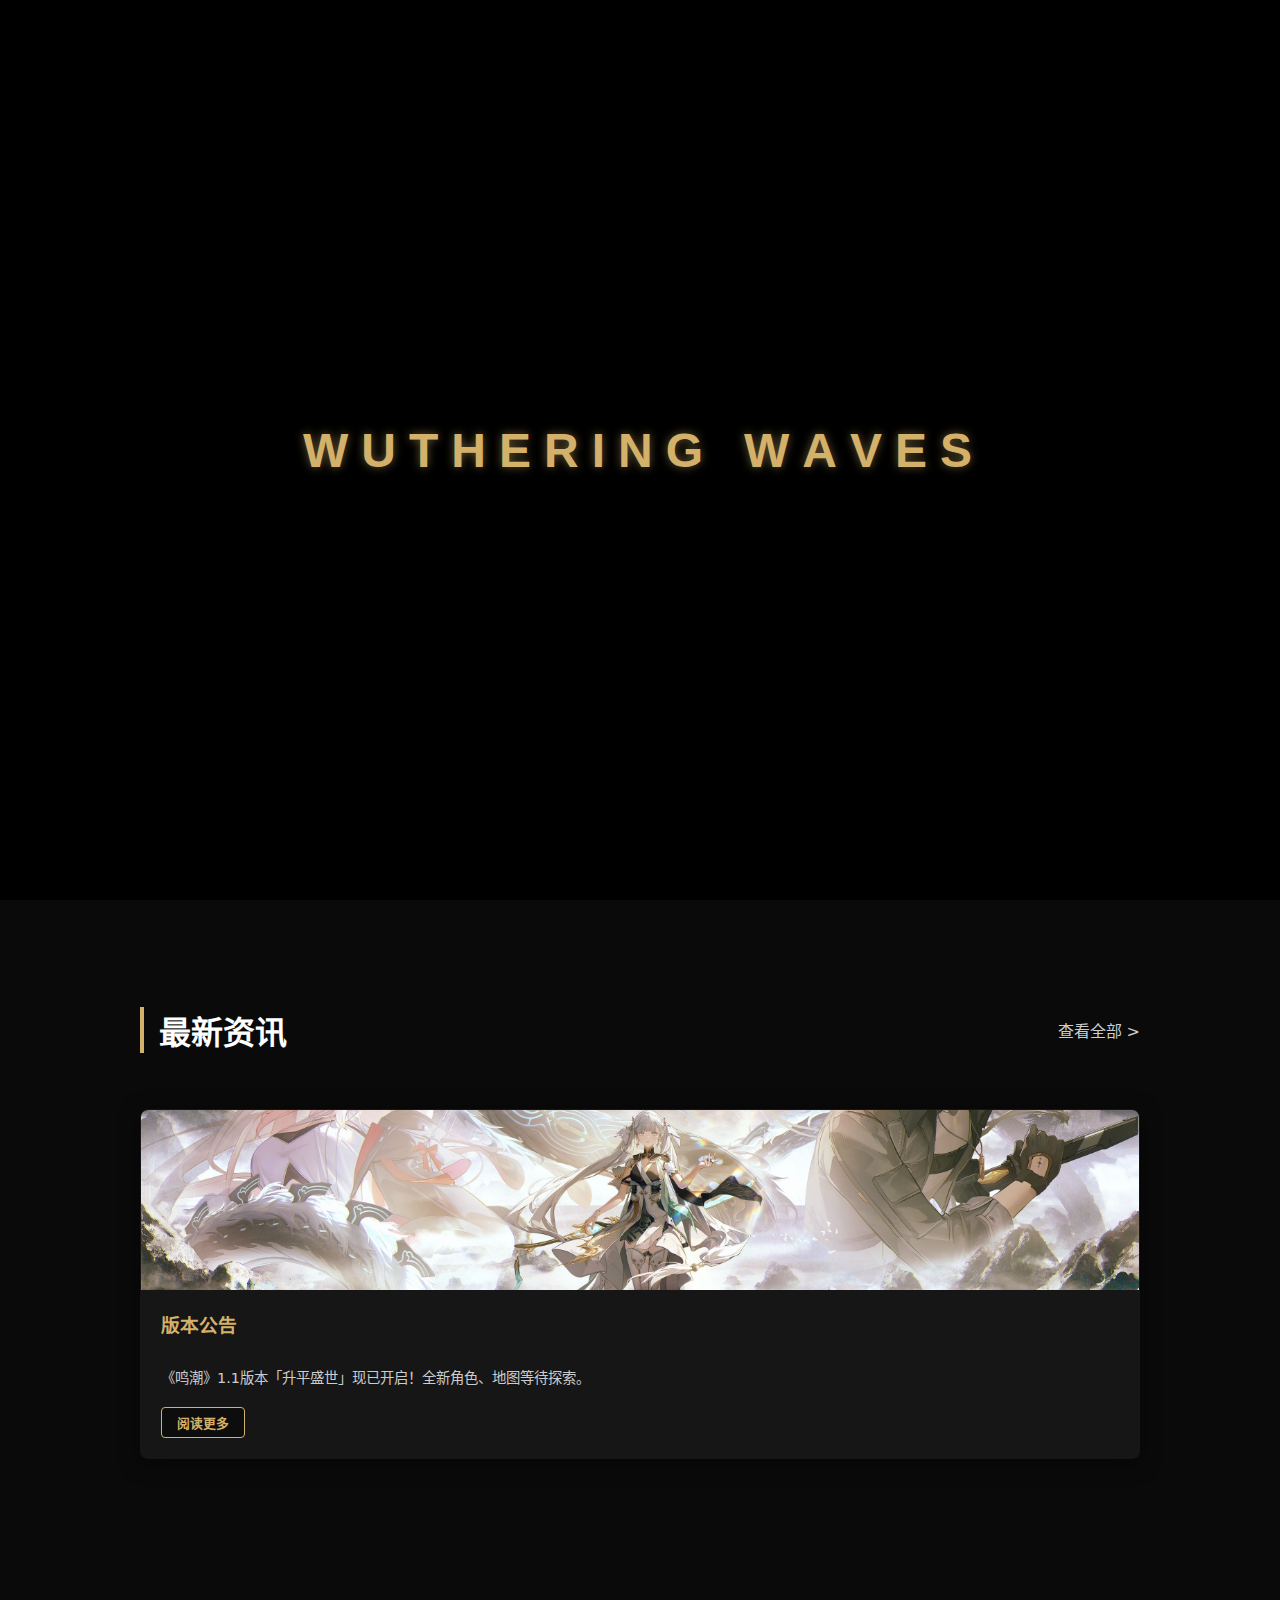
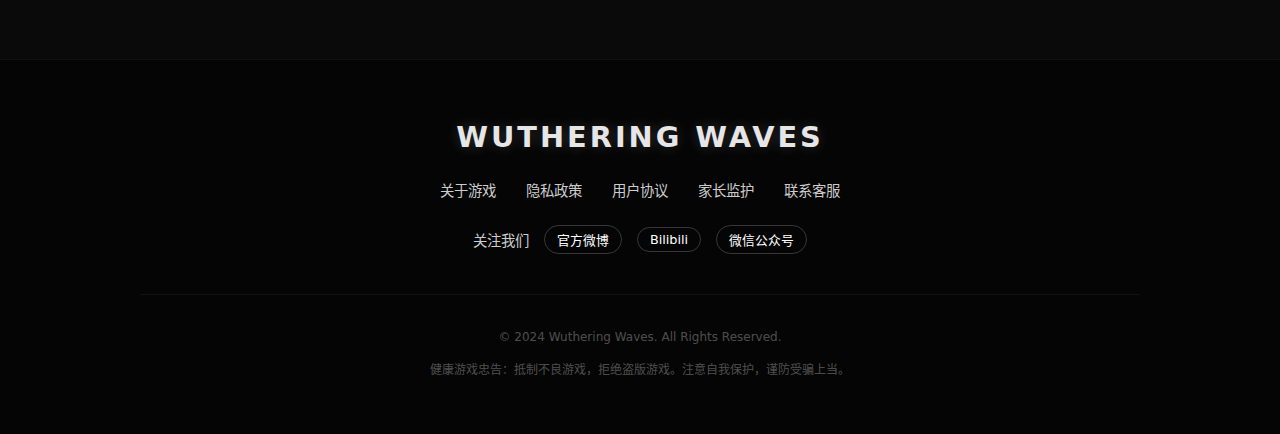
<file: 大作业 - 副本/index.html>
<!DOCTYPE html>
<html lang="zh-CN">
<head>
    <meta charset="UTF-8">
    <meta name="viewport" content="width=device-width, initial-scale=1.0">
    <title>Wuthering Waves</title>

    <link rel="stylesheet" href="css/global/variables.css">
    <link rel="stylesheet" href="css/global/buttons.css">
    <link rel="stylesheet" href="css/global/base.css">

    <link rel="stylesheet" href="css/components/navbar.css">
    <link rel="stylesheet" href="css/components/hero.css">
    <link rel="stylesheet" href="css/components/loader.css">
    <link rel="stylesheet" href="css/components/card.css">
</head>
<body>

    <div id="loader-wrapper">
        <div class="loading-text" id="loader-text">
            <span>W</span><span>U</span><span>T</span><span>H</span><span>E</span><span>R</span><span>I</span><span>N</span><span>G</span>
            <span class="space"></span> 
            <span>W</span><span>A</span><span>V</span><span>E</span><span>S</span>
        </div>
    </div>

    <header class="navbar">
        <div class="container flex-row">

            <div class="logo">
                WUTHERING WAVES
            </div>

            <nav>
                <ul class="nav-links" id="navMenu">
                    <li><a href="#" style="color: var(--primary-color);">首页</a></li>
                    <li><a href="#">资讯</a></li>
                    <li><a href="./html/world.html">世界观</a></li>
                </ul>

                <button class="menu-toggle" id="menuToggle" aria-label="切换导航">
                    <span class="bar"></span>
                    <span class="bar"></span>
                    <span class="bar"></span>
                </button>
            </nav>

            <div class="nav-actions">
                <a href="https://download.kurogames.com/transfer/mc_WnGtDn85y8lJB4mTmYHYuNjIl9n6YGVm/official/cn/zh-Hans/pc_app" class="primary-btn small-btn" style="text-decoration: none; display: inline-block;">
                    下载
                </a>
            </div>

        </div>
    </header>

    <main>
        <section class="hero-fullscreen">


            <div class="video-overlay"></div>

            <div class="hero-content container">
                <h1 class="game-title">WUTHERING    WAVES</h1>
                <p class="game-slogan">在这个世界， 苏醒。</p>

                <div class="action-buttons">
                    <a href="https://download.kurogames.com/transfer/mc_WnGtDn85y8lJB4mTmYHYuNjIl9n6YGVm/official/cn/zh-Hans/pc_app" class="primary-btn">立即下载</a>
                    <a href="https://www.kurobbs.com/mc/home/9" class="secondary-btn">官方社区</a>
                </div>
            </div>
        </section>

        </section> 

        <section class="container" style="padding-top: 80px; padding-bottom: 80px;">
            <div class="flex-row" style="margin-bottom: 30px;">
                <h2 style="font-size: 2em; border-left: 4px solid var(--primary-color); padding-left: 15px;">
                    最新资讯
                </h2>
                <a href="#" style="color: var(--text-muted); text-decoration: none;">查看全部 ></a>
            </div>
        
            <div class="content-grid">
                <article class="card">
                    <div class="card-image">
                        <img src="./img/news/news1.jpg" alt="版本公告封面">
                    </div>
                    <div class="card-content">
                        <h3 style="color: var(--primary-color); margin-top: 0;">版本公告</h3>
                        <p style="color: var(--text-muted); font-size: 0.9em; margin: 10px 0 20px;">
                            《鸣潮》1.1版本「升平盛世」现已开启！全新角色、地图等待探索。
                        </p>
                        <div style="margin-top: auto;">
                            <a href="html/news-detail.html" class="secondary-btn" style="text-decoration: none; display: inline-block; font-size: 0.8em; padding: 5px 15px;">
                                阅读更多
                            </a>
                        </div>
                    </div>
                </article>
            </div>
        </section>
    </main>

    <footer>
        <div class="container">
            <div class="footer-content">
                <div class="footer-logo">WUTHERING WAVES</div>

                <div class="footer-nav">
                    <a href="#">关于游戏</a>
                    <a href="#">隐私政策</a>
                    <a href="#">用户协议</a>
                    <a href="#">家长监护</a>
                    <a href="#">联系客服</a>
                </div>

                <div class="footer-social">
                    <span>关注我们</span>
                    <a href="#" class="social-link">官方微博</a>
                    <a href="#" class="social-link">Bilibili</a>
                    <a href="#" class="social-link">微信公众号</a>
                </div>
            </div>

            <div class="copyright">
                <p>&copy; 2024 Wuthering Waves. All Rights Reserved.</p>
                <p>健康游戏忠告：抵制不良游戏，拒绝盗版游戏。注意自我保护，谨防受骗上当。</p>
            </div>
        </div>
    </footer>

    <script src="js/components/navbar.js"></script>
    <script src="js/components/hero.js"></script>
    <script src="js/components/loader.js"></script>
</body>
</html>
</file>
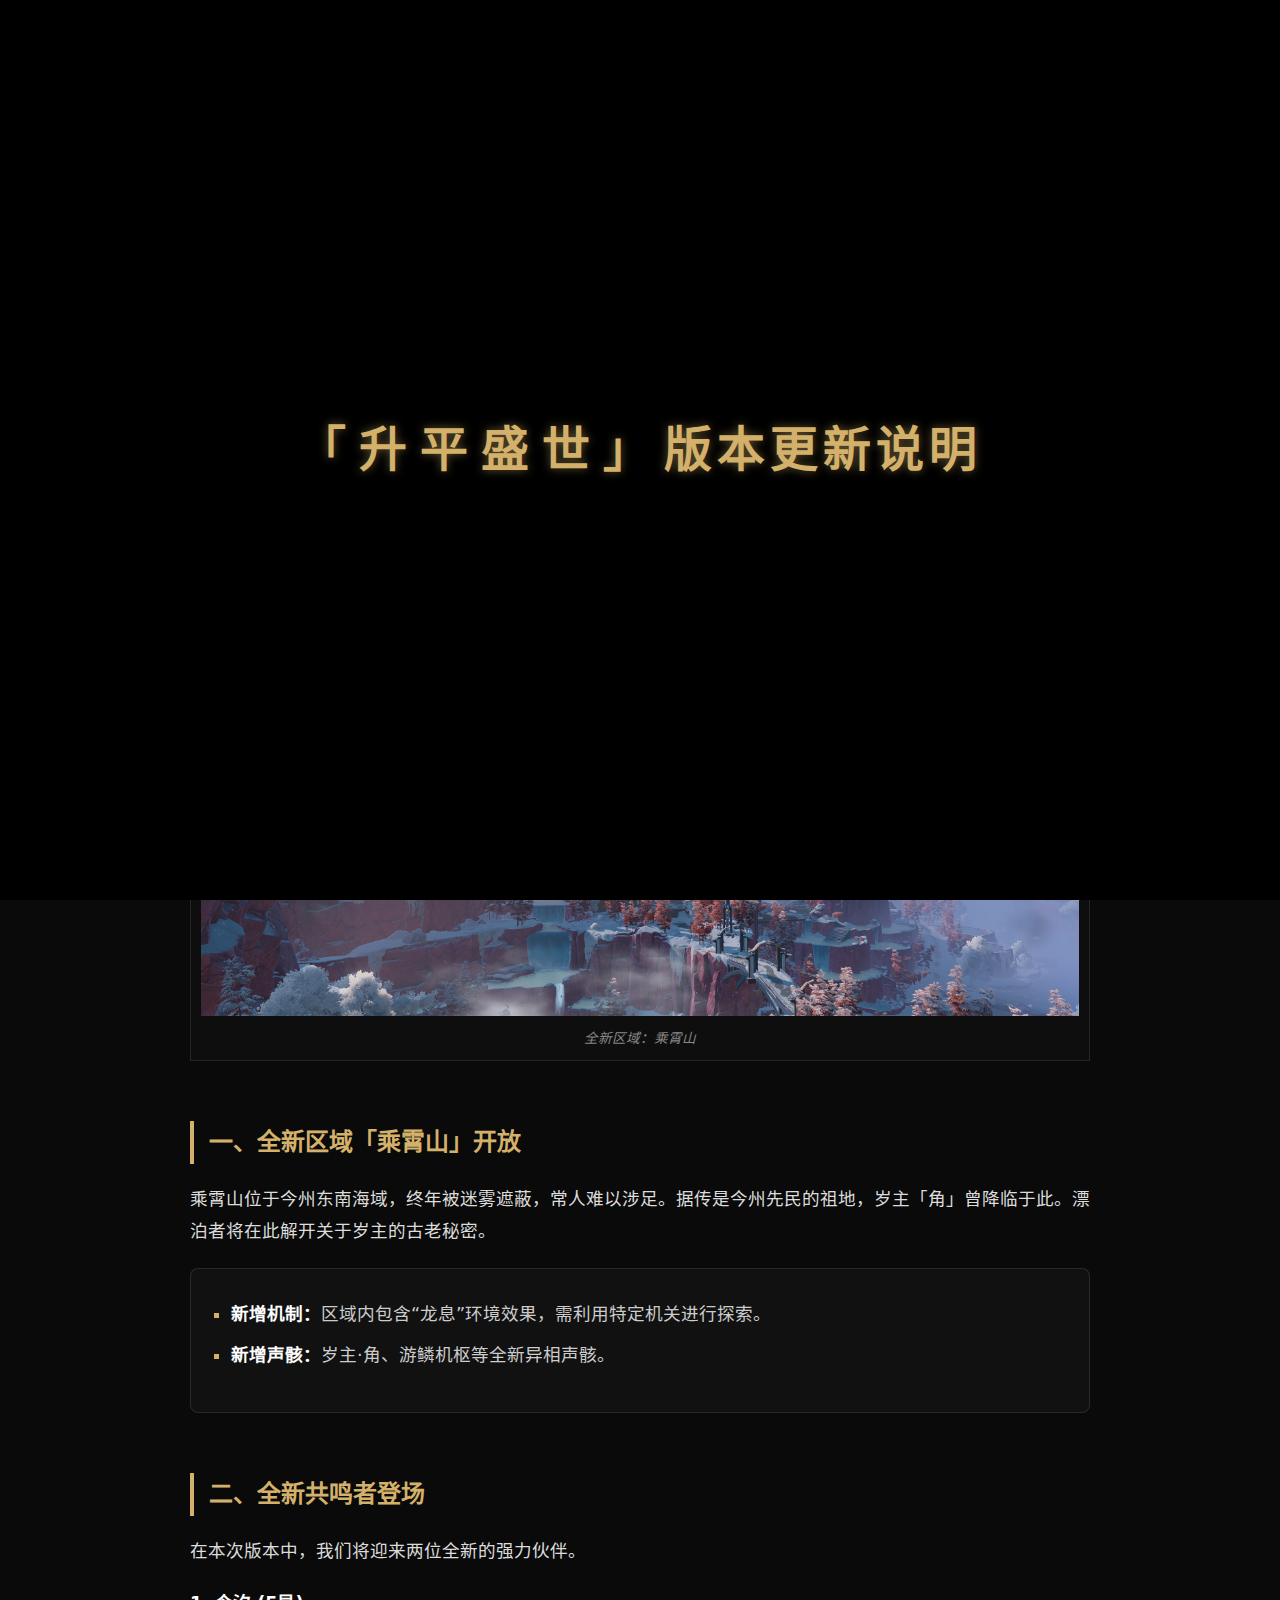
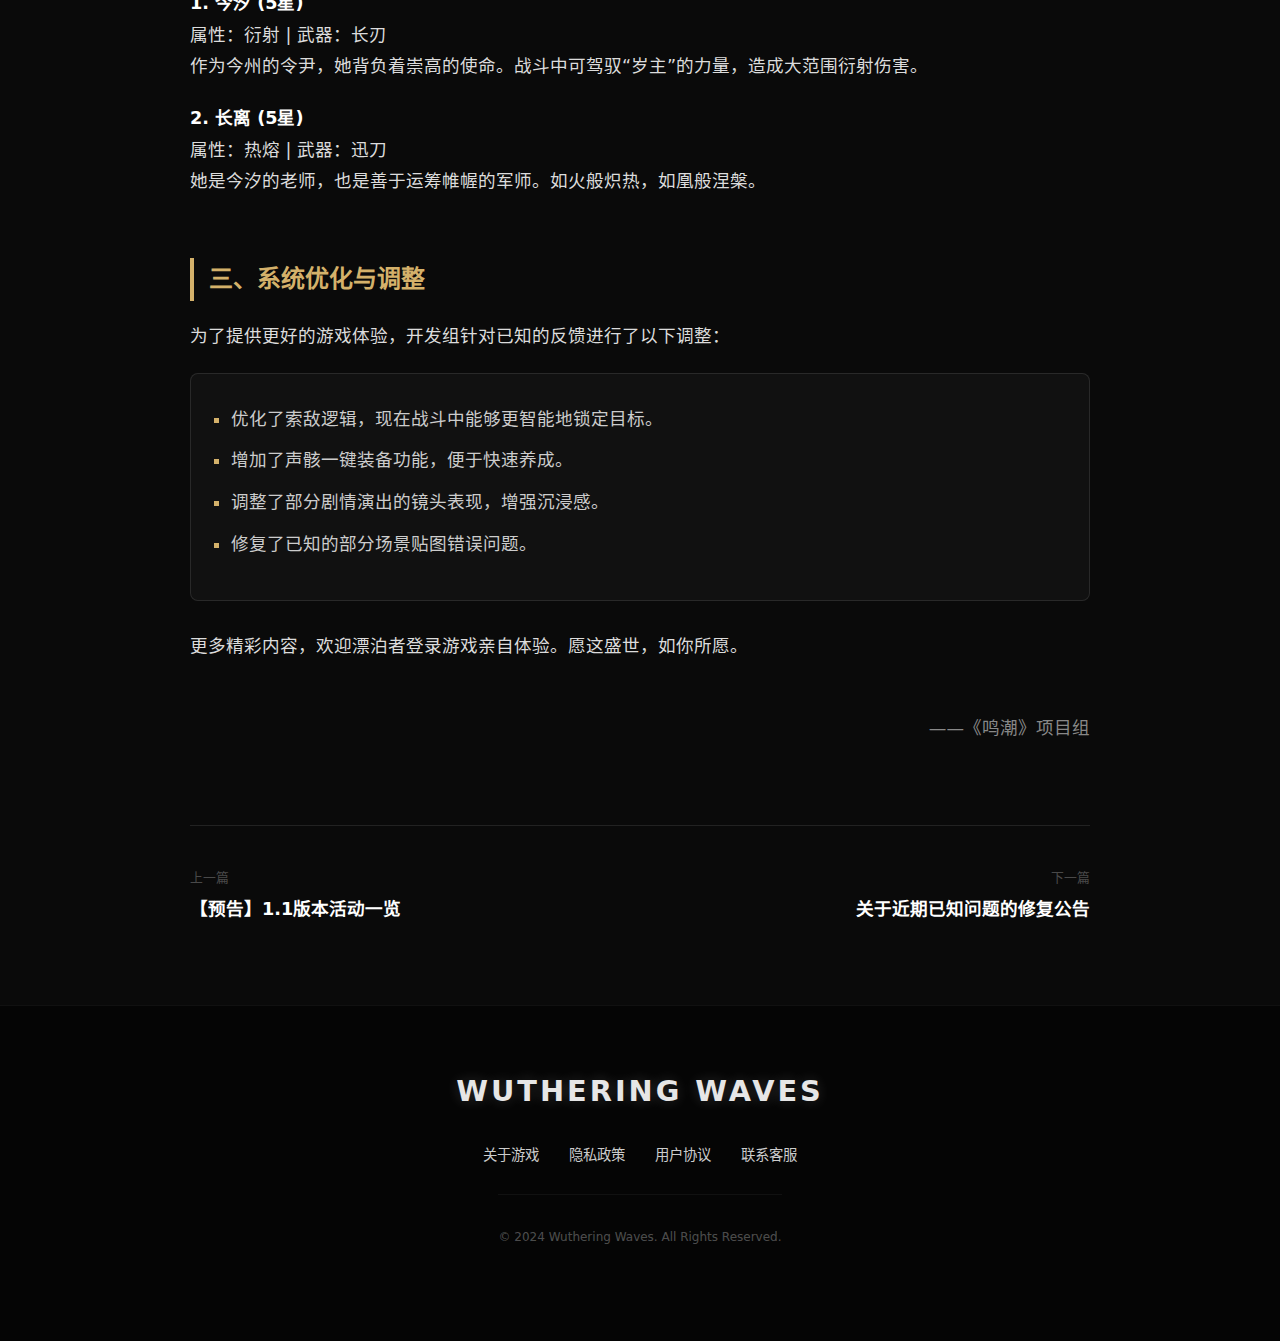
<file: 大作业 - 副本/html/news-detail.html>
<!DOCTYPE html>
<html lang="zh-CN">
<head>
    <meta charset="UTF-8">
    <meta name="viewport" content="width=device-width, initial-scale=1.0">
    <title>资讯详情 - 鸣潮</title>
    
    <link rel="stylesheet" href="../css/global/variables.css">
    <link rel="stylesheet" href="../css/global/base.css">
    <link rel="stylesheet" href="../css/global/buttons.css">
    <link rel="stylesheet" href="../css/components/navbar.css">
    <link rel="stylesheet" href="../css/components/loader.css">
    
    <link rel="stylesheet" href="../css/pages/news-detail.css">
</head>
<body>

    <div id="loader-wrapper">
        <div class="loading-text">
            <span>「</span><span>升</span><span>平</span><span>盛</span><span>世</span><span>」</span><span>版本更新说明</span>
        </div>
    </div>

    <header class="navbar scrolled">
        <div class="container flex-row">
            <div class="logo">WUTHERING WAVES</div>
            <nav>
                <ul class="nav-links">
                    <li><a href="../index.html">首页</a></li>
                    <li><a href="world.html">世界观</a></li>
                    <li><a href="#" class="active" style="color: var(--primary-color);">资讯</a></li>
                </ul>
                <button class="menu-toggle" id="menuToggle">
                    <span class="bar"></span><span class="bar"></span><span class="bar"></span>
                </button>
            </nav>
            <div class="nav-actions">
                <a href="#" class="primary-btn small-btn">下载</a>
            </div>
        </div>
    </header>

    <div class="news-spacer"></div>

    <main class="article-container">
        <div class="breadcrumb">
            <a href="../index.html">首页</a> <span>/</span> 
            <a href="#">最新资讯</a> <span>/</span> 
            <span class="current">正文</span>
        </div>

        <article>
            <header class="article-header">
                <h1 class="article-title">《鸣潮》1.1版本「升平盛世」版本更新说明</h1>
                <div class="article-meta">
                    <span class="meta-tag">公告</span>
                    <span class="meta-date">2024-06-28</span>
                    <span class="meta-views">阅读量: 10W+</span>
                </div>
            </header>

            <div class="article-content">
                <p>亲爱的漂泊者：</p>
                <p>感谢您对《鸣潮》的关注与支持，1.1版本「升平盛世」现已正式开启。本次更新包含全新区域、全新角色、全新剧情以及多项系统优化。以下为版本更新详细内容：</p>

                <div class="article-image-box">
                    <img src="../img/maps/hl_chenxiaoshan.jpg" alt="乘霄山展示">
                    <div class="article-caption">全新区域：乘霄山</div>
                </div>

                <h3>一、全新区域「乘霄山」开放</h3>
                <p>乘霄山位于今州东南海域，终年被迷雾遮蔽，常人难以涉足。据传是今州先民的祖地，岁主「角」曾降临于此。漂泊者将在此解开关于岁主的古老秘密。</p>
                <ul>
                    <li><strong>新增机制：</strong>区域内包含“龙息”环境效果，需利用特定机关进行探索。</li>
                    <li><strong>新增声骸：</strong>岁主·角、游鳞机枢等全新异相声骸。</li>
                </ul>

                <h3>二、全新共鸣者登场</h3>
                <p>在本次版本中，我们将迎来两位全新的强力伙伴。</p>
                
                <p><strong>1. 今汐 (5星)</strong><br>
                属性：衍射 | 武器：长刃<br>
                作为今州的令尹，她背负着崇高的使命。战斗中可驾驭“岁主”的力量，造成大范围衍射伤害。</p>

                <p><strong>2. 长离 (5星)</strong><br>
                属性：热熔 | 武器：迅刀<br>
                她是今汐的老师，也是善于运筹帷幄的军师。如火般炽热，如凰般涅槃。</p>

                <h3>三、系统优化与调整</h3>
                <p>为了提供更好的游戏体验，开发组针对已知的反馈进行了以下调整：</p>
                <ul>
                    <li>优化了索敌逻辑，现在战斗中能够更智能地锁定目标。</li>
                    <li>增加了声骸一键装备功能，便于快速养成。</li>
                    <li>调整了部分剧情演出的镜头表现，增强沉浸感。</li>
                    <li>修复了已知的部分场景贴图错误问题。</li>
                </ul>

                <p>更多精彩内容，欢迎漂泊者登录游戏亲自体验。愿这盛世，如你所愿。</p>
                <p style="text-align: right; margin-top: 50px; color: var(--news-muted);">——《鸣潮》项目组</p>
            </div>

            <div class="article-footer-nav">
                <a href="#" class="nav-link-btn">
                    <span>上一篇</span>
                    <strong>【预告】1.1版本活动一览</strong>
                </a>
                <a href="#" class="nav-link-btn right">
                    <span>下一篇</span>
                    <strong>关于近期已知问题的修复公告</strong>
                </a>
            </div>

        </article>
    </main>

    <footer>
        <div class="container">
            <div class="footer-content">
                <div class="footer-logo">WUTHERING WAVES</div>
                <div class="footer-nav">
                    <a href="#">关于游戏</a>
                    <a href="#">隐私政策</a>
                    <a href="#">用户协议</a>
                    <a href="#">联系客服</a>
                </div>
                <div class="copyright">
                    <p>&copy; 2024 Wuthering Waves. All Rights Reserved.</p>
                </div>
            </div>
        </div>
    </footer>

    <script src="../js/components/navbar.js"></script>
    <script src="../js/components/loader.js"></script>
    <script>
        // 简单的脚本：确保加载器在页面加载后消失
        window.addEventListener('load', () => {
            const loader = document.getElementById('loader-wrapper');
            if(loader) {
                setTimeout(() => {
                    loader.style.opacity = '0';
                    setTimeout(() => loader.style.display = 'none', 500);
                }, 500);
            }
        });
    </script>
</body>
</html>
</file>
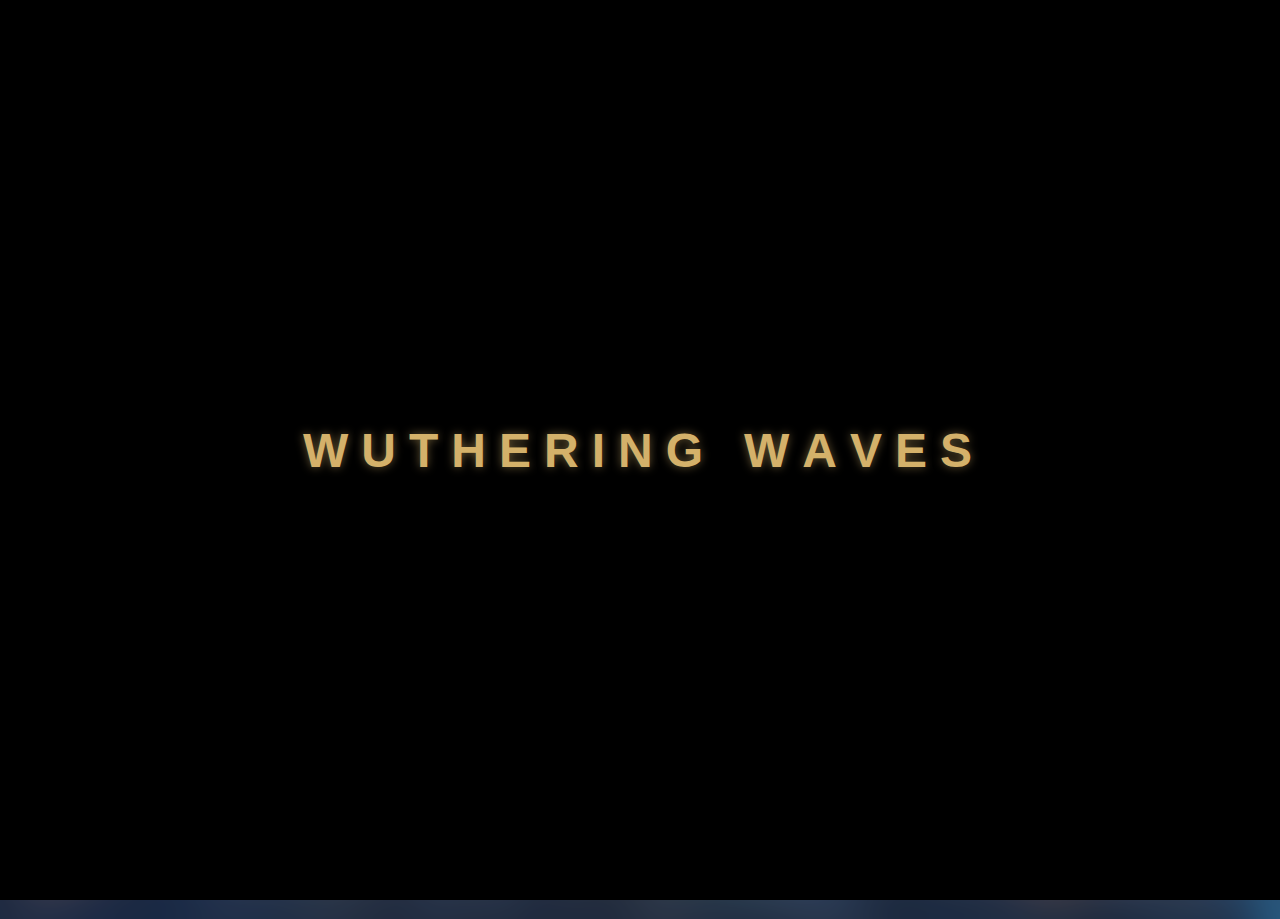
<file: 大作业 - 副本/html/world.html>
<!DOCTYPE html>
<html lang="zh-CN">
<head>
    <meta charset="UTF-8">
    
    <meta name="viewport" content="width=device-width, initial-scale=1.0">
    
    <title>世界展示 - 鸣潮</title>
    <link rel="stylesheet" href="../css/global/variables.css">
    <link rel="stylesheet" href="../css/global/buttons.css">
    <link rel="stylesheet" href="../css/global/base.css">
    <link rel="stylesheet" href="../css/components/navbar.css">
    <link rel="stylesheet" href="../css/components/loader.css">
    <link rel="stylesheet" href="../css/pages/world-page.css">
</head>
<body class="world-page">
    
    <div id="loader-wrapper">
        <div class="loading-text">
            <span>W</span><span>U</span><span>T</span><span>H</span><span>E</span><span>R</span><span>I</span><span>N</span><span>G</span>
            <span class="space"></span><span>W</span><span>A</span><span>V</span><span>E</span><span>S</span>
        </div>
    </div>

        
    <div id="wd-dynamic-bg"></div>
    <div id="wd-bg-overlay"></div>

    <header class="navbar scrolled">
        <div class="container flex-row">
            <div class="logo">WUTHERING WAVES</div>
            <nav>
                <ul class="nav-links">
                    <li><a href="../index.html">首页</a></li>
                    <li><a href="./news-detail.html">资讯</a></li>
                    <li><a href="world.html" class="active" style="color: var(--primary-color);">世界观</a></li>
                </ul>
            </nav>
            <div class="nav-buttons">
                <a href="#" class="primary-btn" style="padding: 8px 20px; font-size: 0.9rem;">立即下载</a>
            </div>
        </div>
    </header>

    <main class="world-container">
        <section class="world-header">
            <div class="container"><h1 class="title">世界展示</h1></div>
            <div class="full-divider"></div>
        </section>

        <section class="wd-carousel-wrapper">
            <div class="wd-carousel-viewport">
                <div class="wd-carousel-track">
                    
                    <div class="wd-card-item active" 
                         data-title="瑝珑" data-pinyin="HUANGLONG" 
                         data-desc="理珑疆幅辽阔、地大物博，属地共一庭六州，均有一位岁主，对应东方七宿。经灾厄淬砺而绵延，历久而弥新。理珑人得理珑之风土，亦坚忍质直，百折不摧。">
                        <img src="../img/maps/huanglong.jpg" alt="瑝珑">
                        <a href="map-huanglong.html" class="wd-explore-btn">进入地图</a>
                    </div>

                    <div class="wd-card-item" 
                         data-title="黑海岸" data-pinyin="THE BLACK SHORES" 
                         data-desc="隐藏在索拉里斯风暴海上的黑石群岛，据说聚集着全世界各行各业的精英人才，因其致力于对抗悲鸣而与索拉里斯的大多数国家均有广泛而深度的合作。">
                        <img src="../img/maps/the black shores.jpg" alt="黑海岸">
                        <a href="map-blackshores.html" class="wd-explore-btn">进入地图</a>
                    </div>
                    
                    <div class="wd-card-item" 
                         data-title="黎那汐塔" data-pinyin="RINASCITA" 
                         data-desc="由群岛上的数个高度独立的城邦组成的国家，并不存在传统意义上的政治中心。传说中，黎那汐塔人的先祖为了从悲鸣中幸存，从另一片土地渡海迁徙而来。黎那汐塔人凭借着名为「公共声骸」的特殊声骸技术，将声骸广泛运用在了生活中的方方面面。「声骸之国」的别称也正是由此而来。">
                        <img src="../img/maps/rinascita.jpg" alt="黎那汐塔">
                        <a href="map-rinascita.html" class="wd-explore-btn">进入地图</a>
                    </div>

                    <div class="wd-card-item" 
                         data-title="拉海洛" data-pinyin="LAHAI-ROI" 
                         data-desc="坐落于「罗伊冰原」之下，温暖湿润的地下绿洲。古时因地极变动，在此创立星炬学院，这座无国界的学园都市，已成为众多学术新星的摇篮。">
                        <img src="../img/maps/lahai-roi.jpg" alt="拉海洛">
                        <a href="map-lahairoi.html" class="wd-explore-btn">进入地图</a>
                    </div>

                </div>
            </div>

            <div class="wd-nav-controls">
                <button class="wd-nav-arrow" id="prevBtn">←</button>
                <button class="wd-nav-arrow" id="nextBtn">→</button>
            </div>
        </section>

        <section class="world-info-box">
            <div class="container info-flex-container">
                <div class="info-left">
                    <h2 id="world-title" class="huge-title">瑝珑</h2>
                    <p id="world-pinyin" class="pinyin">HUANGLONG</p>
                </div>
                <div class="info-right">
                    <p id="world-desc" class="world-desc">
                        理珑疆幅辽阔、地大物博，属地共一庭六州，均有一位岁主，对应东方七宿。
                        经灾厄淬砺而绵延，历久而弥新。
                        理珑人得理珑之风土，亦坚忍质直，百折不摧。
                    </p>
                </div>
            </div>
        </section>
    </main>

    <script src="../js/components/navbar.js"></script>
    <script src="../js/components/loader.js"></script>
    
    <script src="../js/pages/world-page.js"></script>
</body>
</html>
</file>
<file: 大作业 - 副本/css/global/variables.css>
/* css/global/variables.css */
:root{
    --bg-color:#0a0a0a;
    --card-bg: rgba(255, 255, 255, 0.05);
    --text-color:#ffffff;
    --text-muted:#cccccc;
    --primary-color:#d4b16a;
    --nav-bg:rgba(0,0,0,0.8);
    --shadow:0 4px 20px rgba(0,0,0,0.5);
}
</file>
<file: 大作业 - 副本/css/global/buttons.css>
/* 全局按钮基础样式 */
.primary-btn, .secondary-btn {
    display: inline-flex;
    align-items: center;
    justify-content: center;
    text-decoration: none;
    padding: 12px 30px;
    border-radius: 4px;
    font-size: 1rem;
    font-weight: 600;
    cursor: pointer;
    transition: all 0.3s ease;
    border: none;
    outline: none;
}

/* 金色主按钮 - 继承自变量文件 */
.primary-btn {
    background-color: var(--primary-color);
    color: #000 !important;
}

.primary-btn:hover {
    transform: translateY(-3px);
    box-shadow: 0 5px 15px rgba(212, 177, 106, 0.4);
    filter: brightness(1.1);
}

/* 透明边框次按钮 */
.secondary-btn {
    background: rgba(0, 0, 0, 0.4);
    border: 1px solid var(--primary-color);
    color: var(--primary-color) !important;
}

.secondary-btn:hover {
    background: var(--primary-color);
    color: #000 !important;
}

/* 小号按钮变体（用于导航栏等） */
.small-btn {
    padding: 6px 20px;
    font-size: 0.85rem;
    border-radius: 20px;
}
</file>
<file: 大作业 - 副本/css/global/base.css>
/* css/global/base.css */
body {
    margin: 0;
    font-family: system-ui, -apple-system, sans-serif;
    background-color: var(--bg-color);
    color: var(--text-color);
    transition: background-color 0.3s, color 0.3s;
}

/* 通用工具类 */
.container {
    max-width: 1000px;
    margin: 0 auto;
    padding: 0 20px;
}

.flex-row {
    display: flex;
    justify-content: space-between;
    align-items: center;
}

button {
    cursor: pointer;
    padding: 8px 16px;
    border: none;
    border-radius: 4px;
    font-size: 1rem;
}

footer {
    background-color: #050505; /* 比背景色更深一点的黑色 */
    padding: 60px 0 40px;      /* 增加上下的留白 */
    margin-top: 80px;          /* 让页脚和上方内容拉开距离 */
    border-top: 1px solid rgba(255, 255, 255, 0.05); /* 增加一条极细的分割线 */
}

.footer-content {
    display: flex;
    flex-direction: column;
    align-items: center;
    gap: 25px;
    margin-bottom: 40px;
}

.footer-logo {
    font-size: 1.8rem;
    font-weight: 800;
    letter-spacing: 3px;
    color: var(--text-color);
    text-shadow: 0 0 15px rgba(255, 255, 255, 0.2);
    opacity: 0.9;
}

.footer-nav {
    display: flex;
    gap: 30px;
    flex-wrap: wrap; 
    justify-content: center;
}

.footer-nav a {
    color: var(--text-muted);
    text-decoration: none;
    font-size: 0.9rem;
    transition: color 0.3s;
}

.footer-nav a:hover {
    color: var(--primary-color); 
}

.footer-social {
    display: flex;
    align-items: center;
    gap: 15px;
    color: var(--text-muted);
    font-size: 0.9rem;
}

.social-link {
    color: var(--text-color);
    text-decoration: none;
    border: 1px solid rgba(255,255,255,0.2);
    padding: 4px 12px;
    border-radius: 20px;
    font-size: 0.8rem;
    transition: all 0.3s;
}

.social-link:hover {
    background-color: var(--text-color);
    color: #000;
}

.copyright {
    text-align: center;
    border-top: 1px solid rgba(255, 255, 255, 0.05); 
    padding-top: 20px;
    color: rgba(255, 255, 255, 0.3); 
    font-size: 0.75rem;
    line-height: 1.8;
}
</file>
<file: 大作业 - 副本/css/components/navbar.css>
/* css/components/navbar.css */
.navbar{
    position: fixed;
    top: 0;
    left: 0;
    width: 100%;
    background-color: transparent;
    padding: 1.5em 0;
    z-index: 10000;
    transition: all 0.4s ease;
    display: block !important;
}

.map-body .navbar {
    background-color: rgba(0, 0, 0, 0.8) !important;
    visibility: visible !important;
    opacity: 1 !important;
}

.navbar.scrolled {
    background-color: rgba(0, 0, 0, 0.7); 
    padding: 10px 0;
    backdrop-filter: blur(15px); 
    -webkit-backdrop-filter: blur(15px); 
    border-bottom: 1px solid rgba(255, 255, 255, 0.1);
}

.logo{
    font-size: 1.2em;
    font-weight: 800;
    letter-spacing: 2px;
    color: var(--text-color);
    text-shadow: 0 2px 4px rgba(0,0,0,0.5);
} 

.nav-links{
    list-style: none;
    display: flex;
    gap: 40px;
    padding: 0;
    margin: 0;
}

.nav-links a {
    text-decoration: none;
    color: var(--text-color);
    font-weight: 500;
    font-size: 0.95em;
    position: relative;
    opacity: 0.8;
    transition: opacity 0.3s;
}

.nav-links a:hover{
    opacity: 1;
    color: var(--primary-color);
}

.nav-links a::after {
    content: '';
    position: absolute;
    width: 0%;            
    height: 2px;
    bottom: -5px;
    left: 0;
    background-color: var(--primary-color);
    transition: width 0.3s ease;
}

.nav-links a:hover::after{
    width: 100%;
}

.nav-actions{
    display: flex;
    align-items: center;
    gap: 15px;
}

.icon-btn{
    background:transparent;
    font-size: 1.2em;
    padding: 5px;
}

/* === 默认状态（电脑端） === */
.menu-toggle {
    display: none; /* 电脑上不显示这个按钮 */
    background: transparent;
    border: none;
    cursor: pointer;
    padding: 0;
    margin-left: 20px;
}

.menu-toggle .bar {
    display: block;
    width: 25px;
    height: 3px;
    margin: 5px auto;
    background-color: var(--text-color);
    transition: all 0.3s ease;
}

/* === 手机端适配 (屏幕小于 768px) === */
@media screen and (max-width: 768px) {
    
    /* 1. 显示菜单按钮 */
    .menu-toggle {
        display: block;
        z-index: 10001;
    }

    /* 2. 把导航链接变成垂直下拉菜单 */
    .nav-links {
        position: fixed;
        top: 0;
        right: -100%; /* 默认藏在屏幕右侧外面 */
        width: 70%;   /* 占据屏幕宽度的 70% */
        height: 100vh; /* 占满全屏高度 */
        background-color: rgba(0, 0, 0, 0.95); /* 深色背景 */
        backdrop-filter: blur(10px);
        
        flex-direction: column; /* 垂直排列 */
        justify-content: center; /* 居中 */
        align-items: center;
        gap: 40px;
        
        transition: right 0.4s ease; /* 滑动动画 */
        z-index: 9999;
        box-shadow: -5px 0 15px rgba(0,0,0,0.5);
    }

    /* 当菜单被激活时（通过 JS 添加这个类） */
    .nav-links.active {
        right: 0; /* 滑入屏幕 */
    }

    /* 手机端文字放大一点 */
    .nav-links a {
        font-size: 1.2rem;
    }
    
    /* 3. 隐藏右侧的“立即预约”按钮（可选，防止太挤） */
    /* 如果你想保留，可以不加下面这一行 */
    .nav-actions .small-btn {
        display: none;
    }
}
</file>
<file: 大作业 - 副本/css/components/hero.css>
/* css/components/hero.css */
.hero-fullscreen{
    position: relative;
    height: 100vh;
    width: 100%;
    display: flex;
    align-items: center;
    justify-content: center;
    overflow: hidden;
    color: var(--text-color);
}

.bg-video{
    position: absolute;
    top: 0%;
    left: 0%;
    width: 100%;
    height: 100%;
    object-fit: cover;
    z-index: 0;
}

.video-overlay {
    position: absolute;
    top: 0;
    left: 0;
    width: 100%;
    height: 100%;
    z-index: 1;

    background-color: rgba(0, 0, 0, 0.5); 

    background-image: 
        linear-gradient(to right, rgba(255, 255, 255, 0.2) 1px, transparent 1px),
        linear-gradient(to bottom, rgba(255, 255, 255, 0.2) 1px, transparent 1px),
        radial-gradient(circle at center, transparent 0%, rgba(0,0,0,0.8) 100%);

    background-size: 50px 50px, 50px 50px, 100% 100%;
    background-position: center center;

    pointer-events: none;
}

.hero-content{
    position: relative;
    z-index: 2;
    text-align: left;
    width: 100%;
}

.game-title{
    font-size: 4em;
    font-weight: 800;
    letter-spacing: 5px;
    margin-bottom: 10px;
    text-shadow: 0 4px 10px rgba(0, 0, 0, 0.5);
}

.game-slogan{
    font-size: 1.5em;
    color:var(--text-muted);
    margin-bottom: 30px;
}

.action-buttons{
    display: flex;
    gap: 20px;
}



@media screen and (max-width: 768px) {
    .game-title {
        font-size: 2.5em; /* 电脑上是 4em，手机上改小 */
        letter-spacing: 2px;
    }

    .game-slogan {
        font-size: 1.1em;
    }

    /* 按钮上下排列，而不是左右排列 */
    .action-buttons {
        flex-direction: column;
        width: 80%; /* 按钮稍微宽一点 */
    }
    
    .primary-btn, .secondary-btn {
        width: 100%;
        text-align: center;
    }
}
</file>
<file: 大作业 - 副本/css/components/loader.css>
/* 大作业/css/components/loader.css */

#loader-wrapper {
    position: fixed;
    top: 0;
    left: 0;
    width: 100%;
    height: 100%;
    background-color: #000;
    z-index: 99999;
    display: flex;
    justify-content: center;
    align-items: center;
    
    opacity: 1 !important;
    visibility: visible !important;
    
    transition: opacity 0.8s ease, visibility 0.8s ease;
}

.loading-text {
    display: flex;
    gap: 8px; /* 字母之间的间距 */
    font-family: 'Arial Black', sans-serif; /* 建议使用较粗的字体 */
    font-size: 3rem;
    font-weight: 900;
    letter-spacing: 5px;
    color: var(--primary-color); /* 使用你定义的金色变量 */
    text-shadow: 0 0 10px rgba(212, 177, 106, 0.5);
}

.loading-text span {
    display: inline-block;
    animation: text-jump 1.2s infinite ease-in-out;
}

/* 空格的宽度 */
.loading-text .space {
    width: 20px;
}

/* 关键帧动画：实现上下跳动和缩放 */
@keyframes text-jump {
    0%, 100% {
        transform: translateY(0);
        text-shadow: 0 0 10px rgba(212, 177, 106, 0.5);
    }
    50% {
        transform: translateY(-20px); /* 向上跳动 20px */
        text-shadow: 0 15px 20px rgba(212, 177, 106, 0.8);
        color: #fff; /* 跳到最高点时变白，模拟发光效果 */
    }
}

/* 为每个字母设置不同的延迟，形成波浪效果 */
.loading-text span:nth-child(1) { animation-delay: 0.1s; }
.loading-text span:nth-child(2) { animation-delay: 0.2s; }
.loading-text span:nth-child(3) { animation-delay: 0.3s; }
.loading-text span:nth-child(4) { animation-delay: 0.4s; }
.loading-text span:nth-child(5) { animation-delay: 0.5s; }
.loading-text span:nth-child(6) { animation-delay: 0.6s; }
.loading-text span:nth-child(7) { animation-delay: 0.7s; }
.loading-text span:nth-child(8) { animation-delay: 0.8s; }
.loading-text span:nth-child(9) { animation-delay: 0.9s; }
/* 跳过空格 span(10) */
.loading-text span:nth-child(11) { animation-delay: 1.0s; }
.loading-text span:nth-child(12) { animation-delay: 1.1s; }
.loading-text span:nth-child(13) { animation-delay: 1.2s; }
.loading-text span:nth-child(14) { animation-delay: 1.3s; }
.loading-text span:nth-child(15) { animation-delay: 1.4s; }

.loader-hidden {
    opacity: 0 !important;
    visibility: hidden !important;
    pointer-events: none !important;
}
</file>
<file: 大作业 - 副本/css/components/card.css>
/* css/components/card.css */

.content-grid {
    display: grid;
    /* 自动适应宽度，最小宽度调整为 280px 以适应手机 */
    grid-template-columns: repeat(auto-fit, minmax(280px, 1fr)); 
    gap: 30px; /* 增加一点卡片之间的间距 */
    margin-bottom: 40px;
}

.card {
    background-color: var(--card-bg);
    border-radius: 8px;
    box-shadow: var(--shadow);
    /* 隐藏溢出的内容，保证图片的圆角也能显示出来 */
    overflow: hidden; 
    
    display: flex;
    flex-direction: column;
    transition: all 0.3s ease;
    border: 1px solid transparent;
    padding: 0; /* 去掉父元素的内边距，让图片贴边 */
}

/* 卡片图片的容器 */
.card-image {
    width: 100%;
    height: 180px; /* 固定图片高度，防止参差不齐 */
    overflow: hidden;
}

/* 图片本身的样式 */
.card-image img {
    width: 100%;
    height: 100%;
    object-fit: cover; /* 关键：让图片裁剪填满，不变形 */
    transition: transform 0.5s ease;
}

/* 卡片内容的容器（原本的 padding 移到这里） */
.card-content {
    padding: 20px;
    display: flex;
    flex-direction: column;
    flex-grow: 1; /* 让内容区自动撑开高度 */
}

/* 鼠标悬停特效 */
.card:hover {
    transform: translateY(-5px);
    background-color: rgba(255, 255, 255, 0.08);
    border-color: var(--primary-color);
    box-shadow: 0 10px 30px rgba(0, 0, 0, 0.5);
}

/* 鼠标悬停时，图片稍微放大一点 */
.card:hover .card-image img {
    transform: scale(1.1);
}
</file>
<file: 大作业 - 副本/css/pages/news-detail.css>
/* css/pages/news-detail.css */

/* 继承全局变量，确保风格统一 */
:root {
    --news-bg: #0a0a0a;
    --news-text: #e0e0e0;
    --news-muted: #888;
    --news-border: rgba(255, 255, 255, 0.1);
}

body {
    background-color: var(--news-bg);
    color: var(--news-text);
    line-height: 1.8;
}

/* 顶部占位 (因为导航栏是悬浮的) */
.news-spacer {
    height: 100px;
    width: 100%;
}

/* --- 面包屑导航 --- */
.breadcrumb {
    padding: 20px 0;
    font-size: 0.9rem;
    color: var(--news-muted);
    border-bottom: 1px solid var(--news-border);
    margin-bottom: 40px;
}
.breadcrumb a {
    color: var(--news-muted);
    text-decoration: none;
    transition: color 0.3s;
}
.breadcrumb a:hover {
    color: var(--primary-color);
}
.breadcrumb span {
    margin: 0 10px;
    color: var(--news-border);
}
.breadcrumb .current {
    color: var(--primary-color);
}

/* --- 文章主体容器 --- */
.article-container {
    max-width: 900px; /* 限制宽度以提升阅读体验 */
    margin: 0 auto;
    padding: 0 20px;
}

/* --- 文章头部 --- */
.article-header {
    margin-bottom: 50px;
    text-align: left;
}

.article-title {
    font-size: 2.5rem;
    color: #fff;
    margin-bottom: 20px;
    line-height: 1.3;
}

.article-meta {
    display: flex;
    align-items: center;
    gap: 20px;
    font-size: 0.9rem;
    color: var(--news-muted);
    font-family: var(--font-mono); /* 如果有等宽字体，显得更像数据终端 */
}

.meta-tag {
    color: #000;
    background-color: var(--primary-color);
    padding: 2px 8px;
    border-radius: 2px;
    font-weight: bold;
    font-size: 0.8rem;
}

/* --- 文章内容排版 --- */
.article-content {
    font-size: 1.1rem;
    color: #dcdcdc;
}

.article-content h3 {
    color: var(--primary-color);
    font-size: 1.5rem;
    margin-top: 60px;
    margin-bottom: 20px;
    padding-left: 15px;
    border-left: 4px solid var(--primary-color);
}

.article-content p {
    margin-bottom: 20px;
    text-align: justify; /* 两端对齐 */
}

.article-content ul {
    background: rgba(255, 255, 255, 0.03);
    padding: 30px 40px;
    border-radius: 8px;
    margin-bottom: 30px;
    border: 1px solid var(--news-border);
}

.article-content li {
    margin-bottom: 10px;
    list-style-type: square;
    color: #ccc;
}
.article-content li::marker {
    color: var(--primary-color);
}

.article-content strong {
    color: #fff;
}

/* 图片样式 */
.article-image-box {
    margin: 40px 0;
    border: 1px solid var(--news-border);
    padding: 10px;
    background: rgba(255,255,255,0.02);
}

.article-image-box img {
    width: 100%;
    height: auto;
    display: block;
    opacity: 0.9;
}
.article-caption {
    text-align: center;
    font-size: 0.85rem;
    color: var(--news-muted);
    margin-top: 10px;
    font-style: italic;
}

/* --- 底部切换按钮 --- */
.article-footer-nav {
    margin-top: 80px;
    padding-top: 40px;
    border-top: 1px solid var(--news-border);
    display: flex;
    justify-content: space-between;
}

.nav-link-btn {
    text-decoration: none;
    color: var(--news-muted);
    transition: 0.3s;
    display: flex;
    flex-direction: column;
}

.nav-link-btn span {
    font-size: 0.8rem;
    margin-bottom: 5px;
    opacity: 0.5;
}

.nav-link-btn strong {
    font-size: 1.1rem;
    color: #fff;
}

.nav-link-btn:hover strong {
    color: var(--primary-color);
}
.nav-link-btn.right {
    text-align: right;
}
</file>
<file: 大作业 - 副本/css/pages/world-page.css>
/* css/pages/world-page.css */

#wd-dynamic-bg {
    position: fixed;
    top: 0;
    left: 0;
    width: 100%;
    height: 100%;
    z-index: -2; /* 放在最底层 */
    background-size: cover;
    background-position: center;
    background-repeat: no-repeat;
    
    /* 核心视觉效果 */
    filter: blur(20px) brightness(0.7); /* 模糊 + 稍微变暗 */
    transform: scale(1.2); /* 放大以消除模糊带来的白边 */
    
    /* 添加过渡动画，使背景切换不那么生硬 */
    transition: background-image 0.5s ease-in-out;
}

/* 2. 渐变遮罩层 (上黑下透明) */
#wd-bg-overlay {
    position: fixed;
    top: 0;
    left: 0;
    width: 100%;
    height: 100%;
    z-index: -1; /* 放在背景图上面，内容下面 */
    pointer-events: none; /* 让鼠标穿透，不影响操作 */
    
    /* 核心渐变：顶部黑色(0.9) -> 中间透明 -> 底部稍微加深一点以便文字阅读 */
    background: linear-gradient(
        to bottom, 
        rgba(0,0,0,0.9) 0%, 
        rgba(0,0,0,0.2) 40%, 
        rgba(0,0,0,0.6) 100%
    );
}
.world-header .container { padding: 70px 50px 0; max-width: 1400px; margin: 0 auto; }
.full-divider { width: 100%; height: 1px; background: linear-gradient(to right, var(--primary-color), transparent); margin: 15px 0 30px 0; }

/* --- 轮播容器 --- */
.wd-carousel-wrapper { 
    position: relative; 
    width: 100%; 
    height: 520px; 
    overflow: hidden; /* 隐藏超出屏幕的内容 */
    display: flex;
    align-items: center;
    z-index: 1;
}

.wd-carousel-viewport { 
    width: 100%; 
    height: 100%;
    position: relative;
    z-index: 5;
}

/* 轨道：控制左右滑动动画 */
.wd-carousel-track { 
    display: flex; 
    align-items: center;
    gap: 40px; /* 卡片间距 */
    padding: 0; 
    width: max-content; 
    /* 关键：transform 动画时间 0.6s，配合贝塞尔曲线实现“甩动”感 */
    transition: transform 0.6s cubic-bezier(0.2, 0.8, 0.2, 1);
    will-change: transform;
}

/* --- 卡片样式 --- */
.wd-card-item {
    position: relative; 
    width: 60vw;         
    max-width: 900px;    
    height: 480px; 
    border: 1px solid rgba(255, 255, 255, 0.1); 
    flex-shrink: 0;      
    overflow: hidden; 
    border-radius: 4px;
    cursor: pointer;
    background: #000;
    
    /* 默认状态：稍微缩小、变暗 */
    opacity: 0.4;        
    transform: scale(0.92); 
    transition: all 0.6s ease; /* 动画时长要和轨道一致 */
    z-index: 10;
}

/* --- Active 状态：当前选中的卡片 --- */
.wd-card-item.active { 
    border-color: var(--primary-color); 
    opacity: 1; 
    transform: scale(1); /* 放大回正常尺寸 */
    box-shadow: 0 10px 40px rgba(0,0,0,0.6);
    z-index: 15;
}

.wd-card-item img { 
    width: 100%; height: 100%; 
    object-fit: cover; 
    pointer-events: none; 
    transition: transform 0.8s ease;
}

/* 选中时图片有轻微放大的特效 */
.wd-card-item.active img { transform: scale(1.05); }

/* --- 按钮样式 --- */
.wd-explore-btn {
    position: absolute; right: 30px; bottom: 30px;
    background: var(--primary-color); color: #000 !important;
    padding: 10px 30px; border-radius: 40px; font-weight: bold;
    text-decoration: none;
    opacity: 0; transform: translateY(20px); 
    transition: all 0.4s ease 0.2s; /* 延迟 0.2s 出现 */
    pointer-events: auto; 
    z-index: 20;
}
.wd-card-item.active .wd-explore-btn { opacity: 1; transform: translateY(0); }

/* 导航箭头 */
.wd-nav-controls { 
    position: absolute; bottom: 30px; right: 10vw; 
    display: flex; gap: 15px; z-index: 999; pointer-events: auto; 
}
.wd-nav-arrow {
    width: 50px; height: 50px; border-radius: 50%;
    background: rgba(0,0,0,0.8); border: 1px solid var(--primary-color);
    color: var(--primary-color); font-size: 1.2rem;
    cursor: pointer; transition: 0.3s;
    display: flex; align-items: center; justify-content: center;
    -webkit-user-select: none; /* Chrome/Safari/Opera */
    -moz-user-select: none;    /* Firefox */
    -ms-user-select: none;     /* IE/Edge */
    user-select: none;         /* 标准语法 */
}
.wd-nav-arrow:hover { background: var(--primary-color); color: #000; transform: scale(1.1); }
.wd-nav-arrow:active { transform: scale(0.95); }

/* --- 底部信息区动画 --- */
.world-info-box { padding: 40px 50px; position: relative; z-index: 2; }

/* 关键：为文字添加过渡属性 */
.huge-title, .pinyin, .world-desc {
    transition: opacity 0.3s ease, transform 0.3s ease;
}

.huge-title { font-size: 4rem; color: var(--primary-color); font-weight: 900; margin: 0; }
.pinyin { font-size: 1.2rem; letter-spacing: 4px; opacity: 0.6; margin-top: -5px; }
.world-desc { max-width: 600px; color: #ccc; font-size: 1.1rem; line-height: 1.6; }
.info-flex-container { display: flex; justify-content: space-between; align-items: flex-start; gap: 50px; }

/* 手机适配 */
@media (max-width: 768px) {
    .wd-card-item { width: 85vw; height: 350px; }
    .huge-title { font-size: 2.5rem; }
    .info-flex-container { flex-direction: column; gap: 20px; }
    .wd-nav-controls { right: 50%; transform: translateX(50%); bottom: -20px; }
}
</file>
